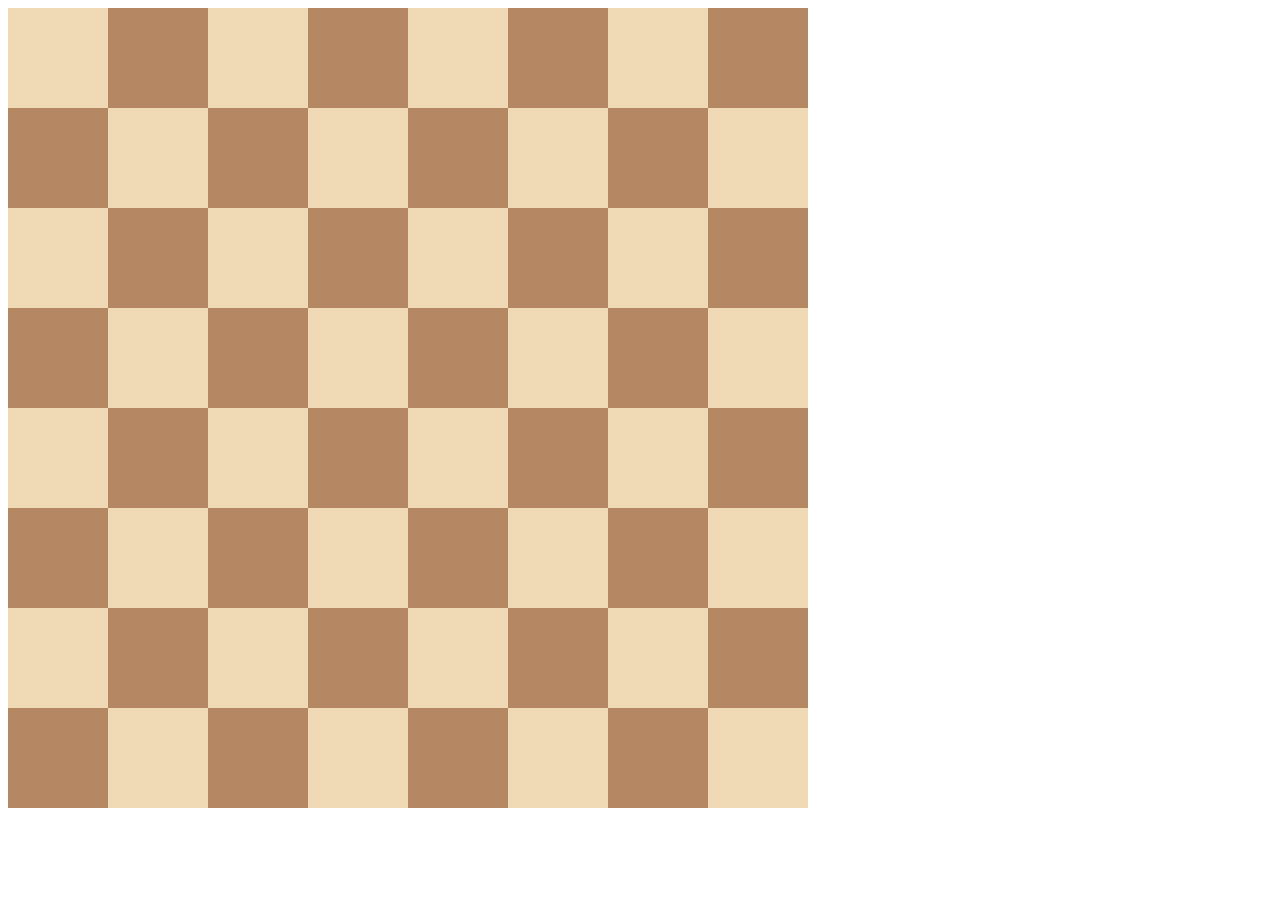
<file: Chess Board Layout Project/index.html>
<!DOCTYPE html>
<html>

<head>
  <title>Chessboard</title>
  <style>
    /* Write your code here */
  
.container {
    display: grid;
    grid-template-columns: repeat(8, 100px);
    grid-template-rows: repeat(8, 100px);
}

.white {
  background-color: #f0d9b5;
}

.black {
  background-color: #b58863;
}


    /* Each square should be 100px by 100px */
    /* My colours for white: #f0d9b5, black: #b58863 */
  </style>
</head>

<body>
  <div class="container">
    <div class="white"></div>
    <div class="black"></div>
    <div class="white"></div>
    <div class="black"></div>
    <div class="white"></div>
    <div class="black"></div>
    <div class="white"></div>
    <div class="black"></div>
    <div class="black"></div>
    <div class="white"></div>
    <div class="black"></div>
    <div class="white"></div>
    <div class="black"></div>
    <div class="white"></div>
    <div class="black"></div>
    <div class="white"></div>
    <div class="white"></div>
    <div class="black"></div>
    <div class="white"></div>
    <div class="black"></div>
    <div class="white"></div>
    <div class="black"></div>
    <div class="white"></div>
    <div class="black"></div>
    <div class="black"></div>
    <div class="white"></div>
    <div class="black"></div>
    <div class="white"></div>
    <div class="black"></div>
    <div class="white"></div>
    <div class="black"></div>
    <div class="white"></div>
    <div class="white"></div>
    <div class="black"></div>
    <div class="white"></div>
    <div class="black"></div>
    <div class="white"></div>
    <div class="black"></div>
    <div class="white"></div>
    <div class="black"></div>
    <div class="black"></div>
    <div class="white"></div>
    <div class="black"></div>
    <div class="white"></div>
    <div class="black"></div>
    <div class="white"></div>
    <div class="black"></div>
    <div class="white"></div>
    <div class="white"></div>
    <div class="black"></div>
    <div class="white"></div>
    <div class="black"></div>
    <div class="white"></div>
    <div class="black"></div>
    <div class="white"></div>
    <div class="black"></div>
    <div class="black"></div>
    <div class="white"></div>
    <div class="black"></div>
    <div class="white"></div>
    <div class="black"></div>
    <div class="white"></div>
    <div class="black"></div>
    <div class="white"></div>
  </div>
</body>

</html>
</file>
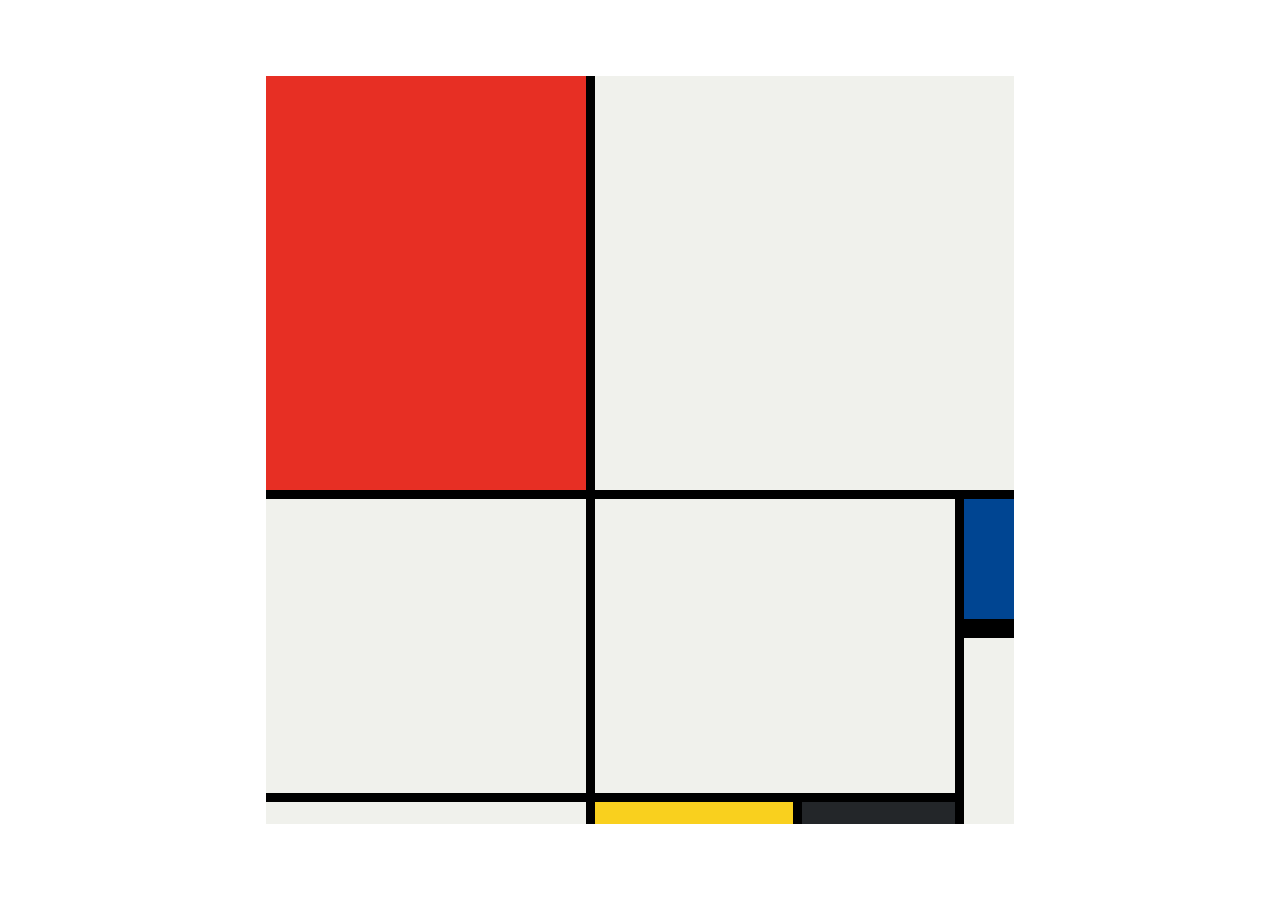
<file: Mondrian Project/index.html>
<!DOCTYPE html>
<html lang="en">

<head>
  <meta charset="UTF-8">
  <meta name="viewport" content="width=device-width, initial-scale=1.0">
  <title>Mondrian Project</title>
  <style>
    /* 
    Write your CSS here 
    Gap Colour: #000
    White: #F0F1EC
    Red: #E72F24
    Black: #232629
    Blue: #004592
    Yellow: #F9D01E

    For dimensions, see dimensions.png image.
    HINT: Remember you can't change the properties of grid lines.
    But grid lines are transparent!
    */
     body {
      display: flex;
      justify-content: center;
      align-items: center;
      height: 100vh;
      margin: 0;
      padding: 0;
     }

    .container {
      display: grid;
      width: 748px;
      height: 748px;
      background-color: #000;
      grid-template-columns: 320px 198px 153px 50px;
      grid-template-rows: 414px 130px 155px 22px;
      gap: 9px;
    }

    .item {
      background-color: #F0F1EC;
    }

    .red {
      background-color: #E72F24;
    }

    .white1 {
      grid-column: span 3;
    }

    .white2 {
      grid-row: span 2;
    }

    .white3 {
      grid-area: 2 / 2 / 4 / 4;
    }

    .blue {
      background-color: #004592;
      border-bottom: 10px solid #000;
    }

    .white4 {
      grid-row: span 2;
    }

    .yellow {
      background-color: #F9D01E;
    }

    .black {
      background-color: #232629;
    }

    
  </style>
</head>

<body>
  <!-- Write your HTML here -->
  <div class="container">
    <div class="item red"></div>
    <div class="item white1"></div>
    <div class="item white2"></div>
    <div class="item white3"></div>

    <div class="item blue"></div>
    <div class="item white4"></div>

    <div class="item"></div>
    <div class="item yellow"></div>
    <div class="item black"></div>
  </div>
</body>

</html>
</file>
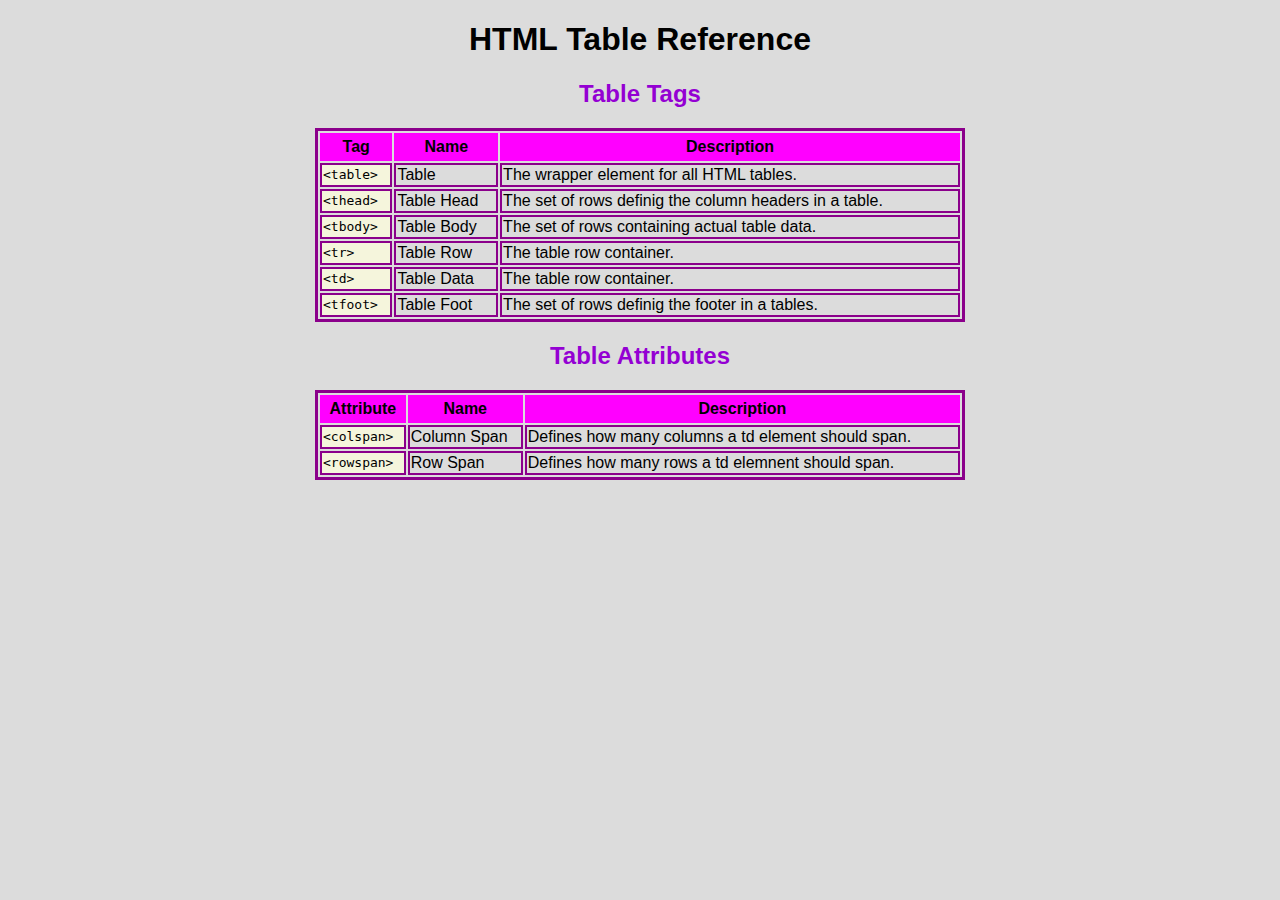
<file: Project - CheatSheet/index.html>
<!DOCTYPE html>
<html lang="en">
<head>
    <meta charset="UTF-8">
    <meta name="viewport" content="width=device-width, initial-scale=1.0">
    <title>Cheat Sheet</title>
    <link href="./style.css" rel="stylesheet"/>
</head>
<body>
    <h1>HTML Table Reference</h1>
    <h2 >Table Tags</h2>
    <table>
        <thead>
            <tr>
                <th>Tag</th>
                <th>Name</th>
                <th>Description</th>
            </tr>
        </thead>
        <tbody>
            <tr>
               <td class="white">&lt;table&gt;</td> 
               <td>Table</td>
               <td>The wrapper element for all HTML tables.</td>
            </tr>
            <tr>
                <td class="white">&lt;thead&gt;</td>
                <td>Table Head</td>
                <td>The set of rows definig the column headers in a table.</td>
            </tr>
            <tr>
                <td class="white">&lt;tbody&gt;</td>
                <td>Table Body</td>
                <td>The set of rows containing actual table data.</td>
            </tr>
            <tr>
                <td class="white">&lt;tr&gt;</td>
                <td>Table Row</td>
                <td>The table row container.</td>
            </tr>
            <tr>
                <td class="white">&lt;td&gt;</td>
                <td>Table Data</td>
                <td>The table row container.</td>
            </tr>
            <tr>
                <td class="white">&lt;tfoot&gt;</td>
                <td>Table Foot</td>
                <td>The set of rows definig the footer in a tables.</td>
            </tr>
        </tbody>
    </table>

        <h2>Table Attributes</h2>
        <table>
            <tbody>
                <tr>
                    <th>Attribute</th>
                    <th>Name</th>
                    <th>Description</th>
                </tr>
            </tbody>
            <tr>
                <td class="white">&lt;colspan&gt;</td>
                <td>Column Span</td>
                <td>Defines how many columns a td element should span.</td>
            </tr>
            <tr>
                <td class="white">&lt;rowspan&gt;</td>
                <td>Row Span</td>
                <td>Defines how many rows a td elemnent should span.</td>
            </tr>
        </table>
    </body>
</html>
</file>
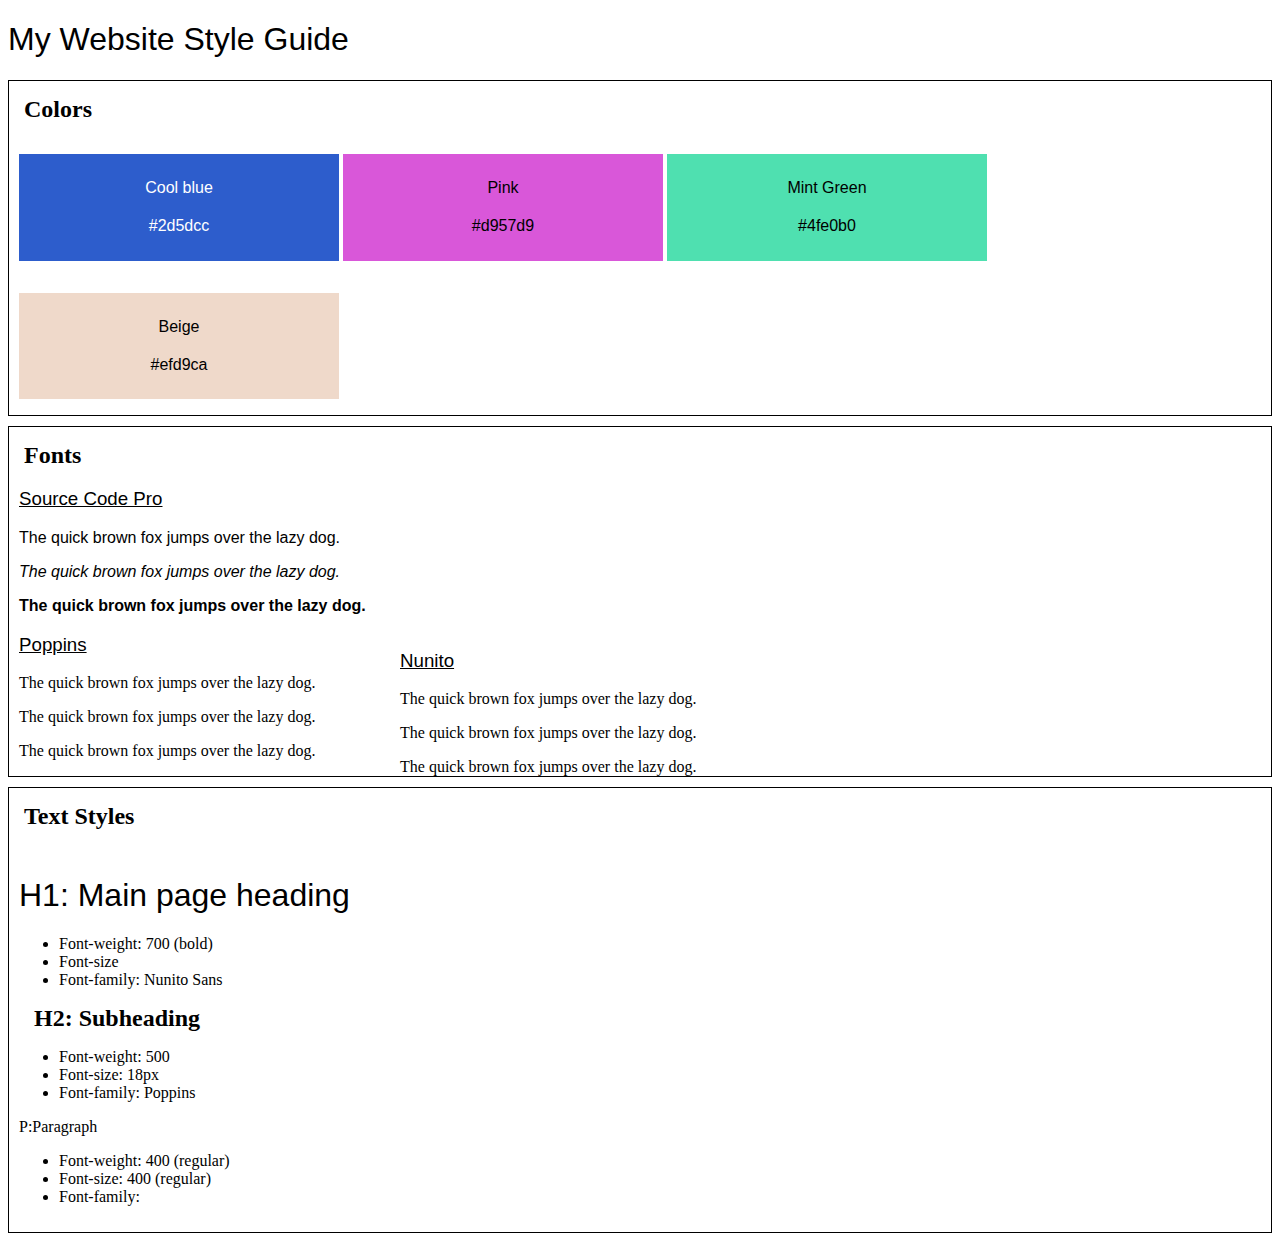
<file: Project - Web-design-system/index.html>
<!DOCTYPE html>
<html lang="en">
<head>
    <meta charset="UTF-8">
    <meta name="viewport" content="width=device-width, initial-scale=1.0">
    <title>Web design system</title>
    <link href="./style.css" rel="stylesheet"/>
</head>
<body>
    <div class="colors">
      <h1>My Website Style Guide</h1>
      <div class="container">
        <h2>Colors</h2>
        <p class="blue">Cool blue <br>#2d5dcc</p>
        <p class="pink">Pink <br>#d957d9</p>
        <p class="green">Mint Green <br>#4fe0b0</p>
        <p class="beige">Beige <br>#efd9ca</p>
      </div>  
    </div>

    <div class="fonts">
        <h2>Fonts</h2>
        <div class="fonts-container">
          <h3>Source Code Pro</h3>
          <p class="normal">The quick brown fox jumps over the lazy dog.</p>
          <p class="italic">The quick brown fox jumps over the lazy dog.</p>
          <p class="bold">The quick brown fox jumps over the lazy dog.</p>
         <div class="nunito">
           <h3>Nunito</h3>
           <p>The quick brown fox jumps over the lazy dog.</p>
           <p>The quick brown fox jumps over the lazy dog.</p>
           <p>The quick brown fox jumps over the lazy dog.</p>      
         </div>
          <h3>Poppins</h3>
          <p>The quick brown fox jumps over the lazy dog.</p>
          <p>The quick brown fox jumps over the lazy dog.</p>
          <p>The quick brown fox jumps over the lazy dog.</p>
          
        </div>
    </div>

    <div class="text-styles">
        <h2>Text Styles</h2>
        <div class="text-container">

            <h1>H1: Main page heading</h1>
            <ul>
                <li>Font-weight: 700 (bold)</li>
                <li>Font-size</li>
                <li>Font-family: Nunito Sans</li>
            </ul>
            <h2>H2: Subheading</h2>
            <ul>
                <li>Font-weight: 500</li>
                <li>Font-size: 18px</li>
                <li>Font-family: Poppins</li>
            </ul>
            <p>P:Paragraph</p>
            <ul>
                <li>Font-weight: 400 (regular)</li>
                <li>Font-size: 400 (regular)</li>
                <li>Font-family:</li>
            </ul>
        </div>
    </div>

</body>
</html>
</file>
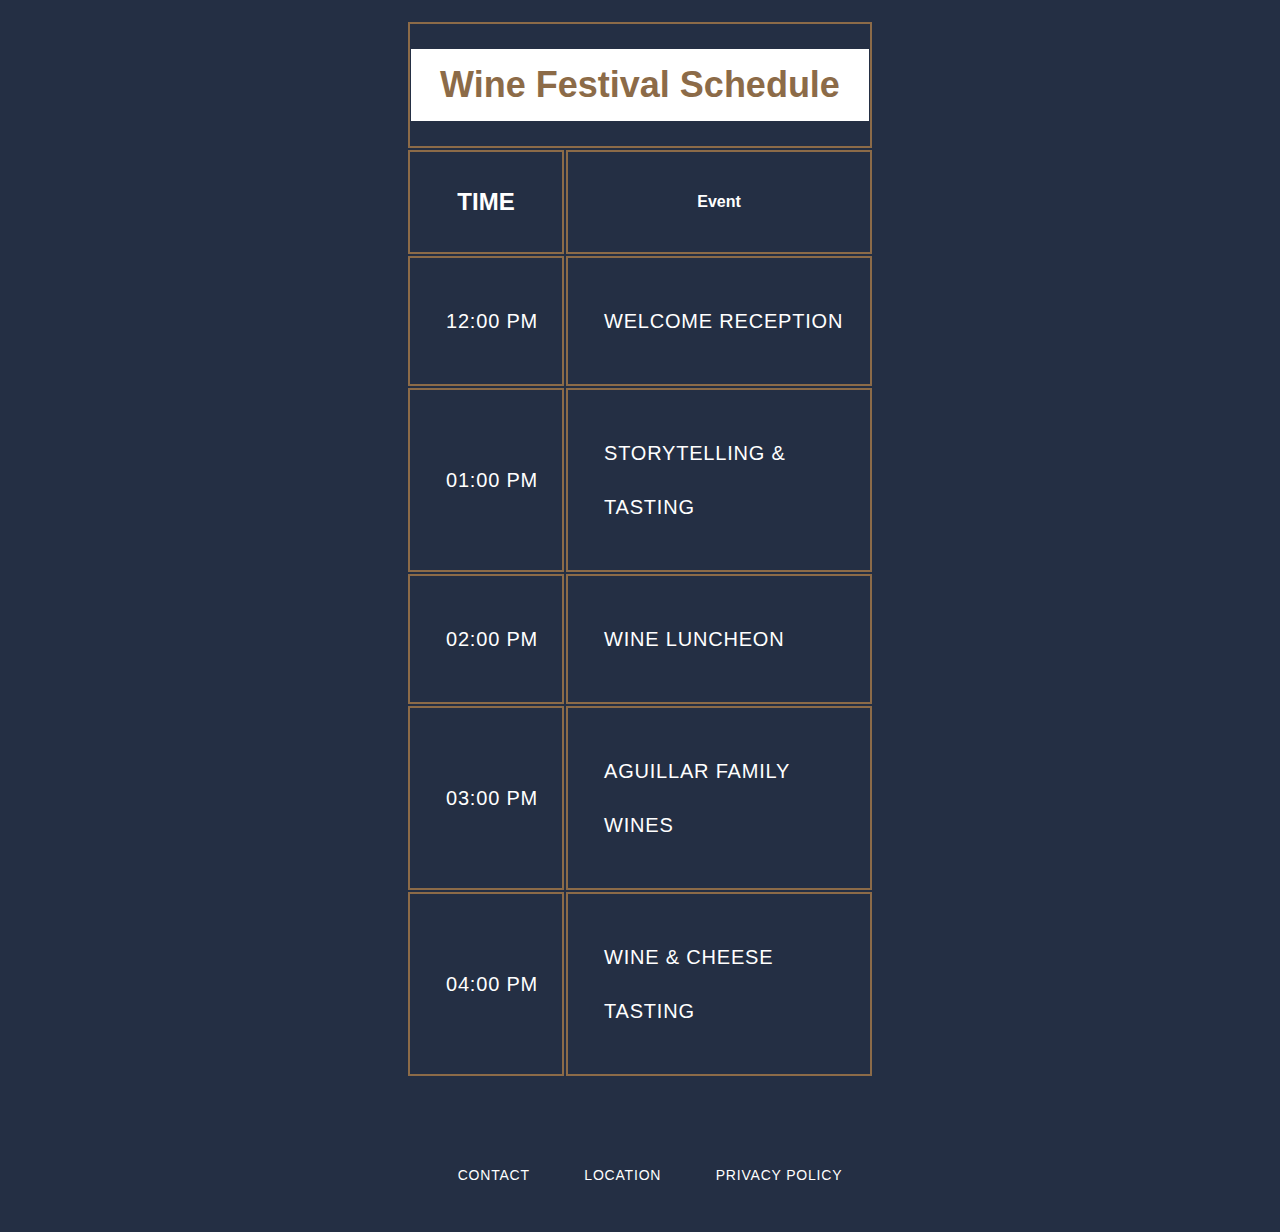
<file: Project - Wine Festival Schedule/index.html>
<!DOCTYPE html>
<html lang="en">
<head>
  <meta charset="utf-8">
  <title>Aguillar Family Wine Festival</title>
  <link href="./style.css" rel="stylesheet"/>

</head>
<body>
   <div class="container">
    <table>
        <thead>
            <tr>
                <th colspan = '2'><h1>Wine Festival Schedule</h1></th>
            </tr>
            <tr>
                <th><h2>Time</h2></th>
                <th>Event</th>
            </tr>
        </thead>
        <tbody>
           <tr>
            <td class="left"><h3>12:00 PM</h3></td>
            <td><h3>Welcome Reception</h3></td>
           </tr>
           <tr>
            <td class="left"><h3>01:00 PM</h3></td>
            <td><h3>Storytelling & Tasting</h3></td>
           </tr>
           <tr>
            <td class="left"><h3>02:00 PM</h3></td>
            <td><h3>Wine Luncheon</h3></td>
           </tr>
           <tr>
            <td class="left"><h3>03:00 PM</h3></td>
            <td><h3>Aguillar Family Wines</h3></td>
           </tr>
           <tr>
            <td class="left"><h3>04:00 PM</h3></td>
            <td><h3>Wine & Cheese Tasting</h3></td>
           </tr>
        </tbody>
    </table>
   </div> 
   <footer>
    <h3>Contact</h3>
    <h3>Location</h3>
    <h3>Privacy Policy</h3>
  </footer>
</body>
</html>
</file>
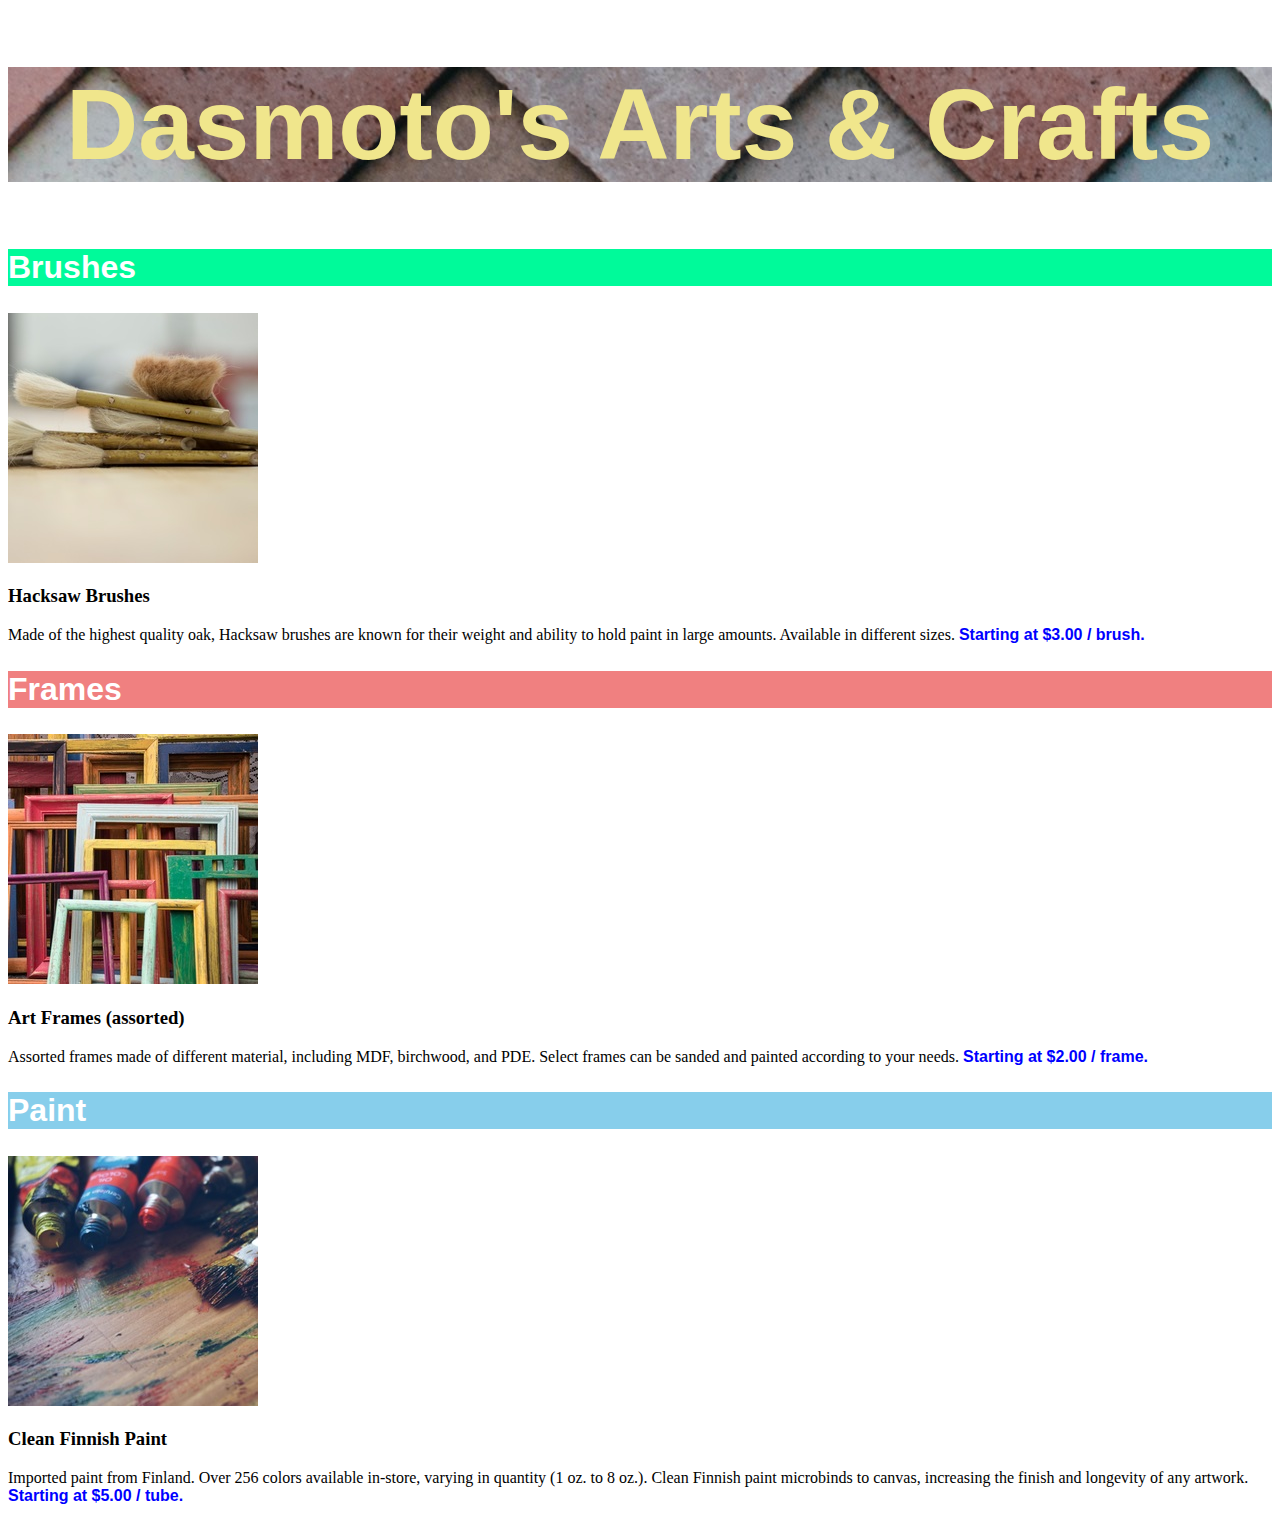
<file: Project Dasmotos-art/index.html>
<!DOCTYPE html>
<html lang="en">
<head>
    <meta charset="UTF-8">
    <meta name="viewport" content="width=device-width, initial-scale=1.0">
    <title>Dasmotos-art</title>
    <link href="./style.css" rel="stylesheet"/>
</head>
<body>
    <header>
        <h1>Dasmoto's Arts & Crafts</h1>
    </header>
    <main>
        <section>
            <h2 id="backgroundcolor">Brushes</h2>
            <img src="./Images/hacksaw.jpeg"/>
            <h3>Hacksaw Brushes</h3>
            <p>Made of the highest quality oak, Hacksaw brushes are known for their weight and ability to hold paint in large amounts. Available in different sizes. <span>Starting at $3.00 / brush.</span></p>
        </section>
        <section>
            <h2 id="backgroundcolor-1">Frames</h2>
            <img src="./Images/frames.jpeg">
            <h3>Art Frames (assorted)</h3>
            <p>Assorted frames made of different material, including MDF, birchwood, and PDE. Select frames can be sanded and painted according to your needs. <span>Starting at $2.00 / frame.</span></p>
        </section>
        <section>
            <h2 id="backgroundcolor-2">Paint</h2>
            <img src="./Images/finnish.jpeg"/>
            <h3>Clean Finnish Paint</h3>
            <p>Imported paint from Finland. Over 256 colors available in-store, varying in quantity (1 oz. to 8 oz.). Clean Finnish paint microbinds to canvas, increasing the finish and longevity of any artwork. <span>Starting at $5.00 / tube.</span></p>
        </section>
    </main>
</body>
</html>
</file>
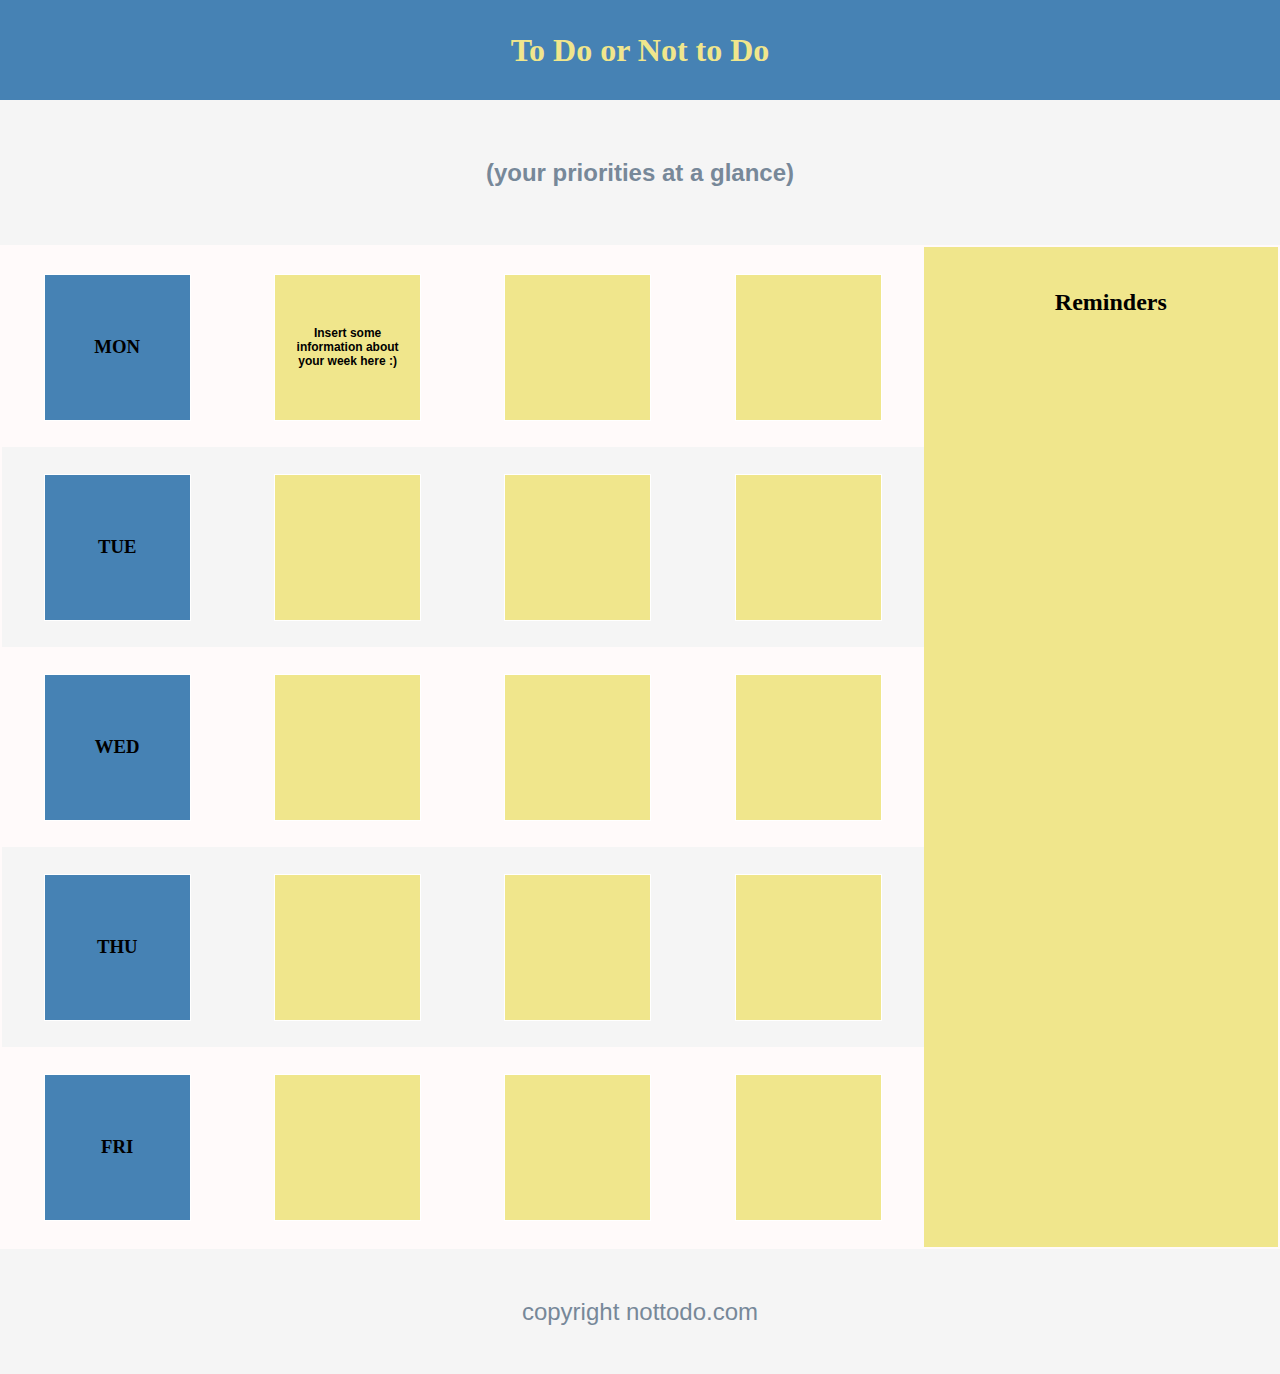
<file: Project-To Do App/index.html>
<!DOCTYPE html>
<html lang="en">
<head>
    <meta charset="UTF-8">
    <meta name="viewport" content="width=device-width, initial-scale=1.0">
    <title>To Do App</title>
    <link href="./style.css" rel="stylesheet"/>
</head>
<body>
    <!--Header-->

    <div id="header">
        <h1>To Do or Not to Do</h1>
        <h2 class="tagline">(your priorities at a glance)</h2>
    </div>

    <!--App Container-->
    <div class="container">

        <!--To Do Section-->
        <div class="week">
            <div class="row secondary-background">
                <div class="day square"><h3>MON</h3></div>
                <div class="task square">
                    <p>Insert some information about your week here :)</p>
                </div>
                <div class="task square"></div>
                <div class="task square"></div>
            </div>
            <div class="row">
                <div class="day square"><h3>TUE</h3></div>
                <div class="task square"></div>
                <div class="task square"></div>
                <div class="task square"></div>
            </div>
            <div class="row secondary-background">
                <div class="day square"><h3>WED</h3></div>
                <div class="task square"></div>
                <div class="task square"></div>
                <div class="task square"></div>
            </div>
            <div class="row">
                <div class="day square"><h3>THU</h3></div>
                <div class="task square"></div>
                <div class="task square"></div>
                <div class="task square"></div>
            </div>
            <div class="row secondary-background">
                <div class="day square"><h3>FRI</h3></div>
                <div class="task square"></div>
                <div class="task square"></div>
                <div class="task square"></div>
            </div>
        </div>

        <!--Reminders Section-->

        <div class="reminders">
            <h3>Reminders</h3>
        </div>
    </div>

    <!--Footer-->

    <footer>
        <span class="tagline">copyright nottodo.com</span>
    </footer>
</body>
</html>
</file>
<file: Project - CheatSheet/style.css>
body {
    font-family: sans-serif;
    background-color: gainsboro;
}

table {
    border: 3px solid #8B008B;
    margin: 0 auto;
    width: 650px;
}

td {
    border: 2px solid #8B008B;
}

th {
    background-color: #FF00FF;
    padding: 5px;
}

h1 {
    text-align: center;
}

h2 {
    color: #9400D3;
    text-align: center;
}

.white {
    font-family: monospace;
    background-color: beige;
}
</file>
<file: Project - Web-design-system/style.css>
h1 {
    font-family: sans-serif;
    font-weight: 500;
}

h2 {
    margin: 15px;
}

h3 {
    font-family: sans-serif;
    font-weight: normal;
    text-decoration: underline;
}

.colors {
    margin: 0 auto;
}

.container {
    border: 1px solid black;
}

.container p {
    width: 150px;
    display: inline-block;
    text-align: center;
    font-family: sans-serif;
    font-size: 16px;
    line-height: 2.4;
}

.blue {
    color: #fff;
    background-color: #2d5dcc;
    margin-left: 10px;
    padding: 15px 85px;
}

.pink {
    background-color: #d957d9;
    padding: 15px 85px;
}
.green {
    background-color: #4fe0b0;
    padding: 15px 85px;
}

.beige {
    background-color: #efd9ca;
    padding: 15px 85px;
    margin-left: 10px;
}

.fonts {
    border: 1px solid black;
    margin: 10px 0px;
}


.normal {
    font-family: sans-serif;
    font-size: 16px;
  }
  .bold {
    font-weight: 600;
    font-family: sans-serif;
    font-size: 16px;
  }
  .italic {
    font-style: italic;
    font-family: sans-serif;
    font-size: 16px;
  }
  
  .text-styles {
    border: 1px solid black;
  }
  
  .text-container {
    padding: 10px;
  }

  .nunito {
    width: 300px;
    position: absolute;
    left: 400px;
  }

  .fonts-container {
    margin-left: 10px;
  }
</file>
<file: Project - Wine Festival Schedule/style.css>
body {
    background-color: #242f44;
    color: white;
    font-family: sans-serif;
}

header {
    text-align: center;
    margin-top: 5px;
}

h1 {
    font-size: 36px;
    padding: 15px;
    color: #8c6b48;
    background-color: white;
}

h2 {
    font-size: 24px;
    padding: 15px;
    text-transform: uppercase;
}

h3 {
    font-size: 20px;
    padding: 15px;
    text-transform: uppercase;
    text-align: left;
    margin-left: 20px;
    font-weight: 500;
    line-height: 2.7;
    letter-spacing: 0.8px;
}

th {
    border: 2px solid #8c6b48;
}

table {
    text-align: center;
    margin: 20px auto;
}

td {
    border: 2px solid #8c6b48;
    width: 300px;
}

footer {
    margin-top: 50px;
    text-align: center;
    width:  100%;
    background-color: #242f44;
    
}

footer h3 {
    display: inline-block;
    font-size: 14px;
    background-color: #242f44;
}

.container {
    max-width: 940px;
    margin: 0 auto;

}

.left {
    width:  150px;
}
</file>
<file: Project Dasmotos-art/style.css>
h1 {
    font-family: Helvetica;
    font-size: 100px;
    font-weight: bold;
    color: khaki;
    text-align: center;
}

h2 {
    font-family: Helvetica;
    font-size: 32px;
    font-weight: bold;
    color: white;
}

header {
    background-image: url('./Images/pattern.jpeg');
}

span {
    font-family: Helvetica;
    font-weight: bold;
    color: blue;
}

#backgroundcolor {
    background-color: mediumspringgreen;
}

#backgroundcolor-1 {
    background-color: lightcoral;
}

#backgroundcolor-2 {
    background-color: skyblue;
}
</file>
<file: Project-To Do App/style.css>
/*Universal Styles*/

body {
    margin: 0px;
    background-color: whitesmoke;
    font-family: cursive;
    text-align: center;
}

.secondary-background {
    background-color: snow;
}

.tagline {
    font-family: sans-serif;
    color: lightslategray;
    line-height: 125px;
}

/* Header */

h1 {
    margin: 0;
    background-color: steelblue;
    line-height: 100px;
    color: khaki;
}

h2 {
    margin: 10px;
}

/* App Container*/

.container {
    border: 2px solid snow;
    display: flex;
}

/* To Do Section */
.week {
    flex-grow: 3;
    flex-direction: column;
}

.row {
    min-height: 200px;
    display: flex;
    flex-wrap: wrap;
    justify-content: space-around;
    align-items: center;
}

.square {
    width: 125px;
    height: 125px;
    padding: 10px;
    display: flex;
    justify-content: center;
    align-items: center;
}

.day.square {
    background-color: steelblue;
    border: 1px solid white;
}

.task.square {
    background-color: khaki;
    border: 1px solid white;
}

.task p {
    font-family: sans-serif;
    font-weight: 700;
    font-size: 12px;
}

/* Reminders */

.reminders {
    background-color: khaki;
    flex-grow: 2;
}

.reminders h3 {
    width: 100%;
    margin: 10px;
    color: black;
    line-height: 90px;
    font-size: 24px;
}

/* Footer */

footer {
    font-size: 24px;
}
</file>
